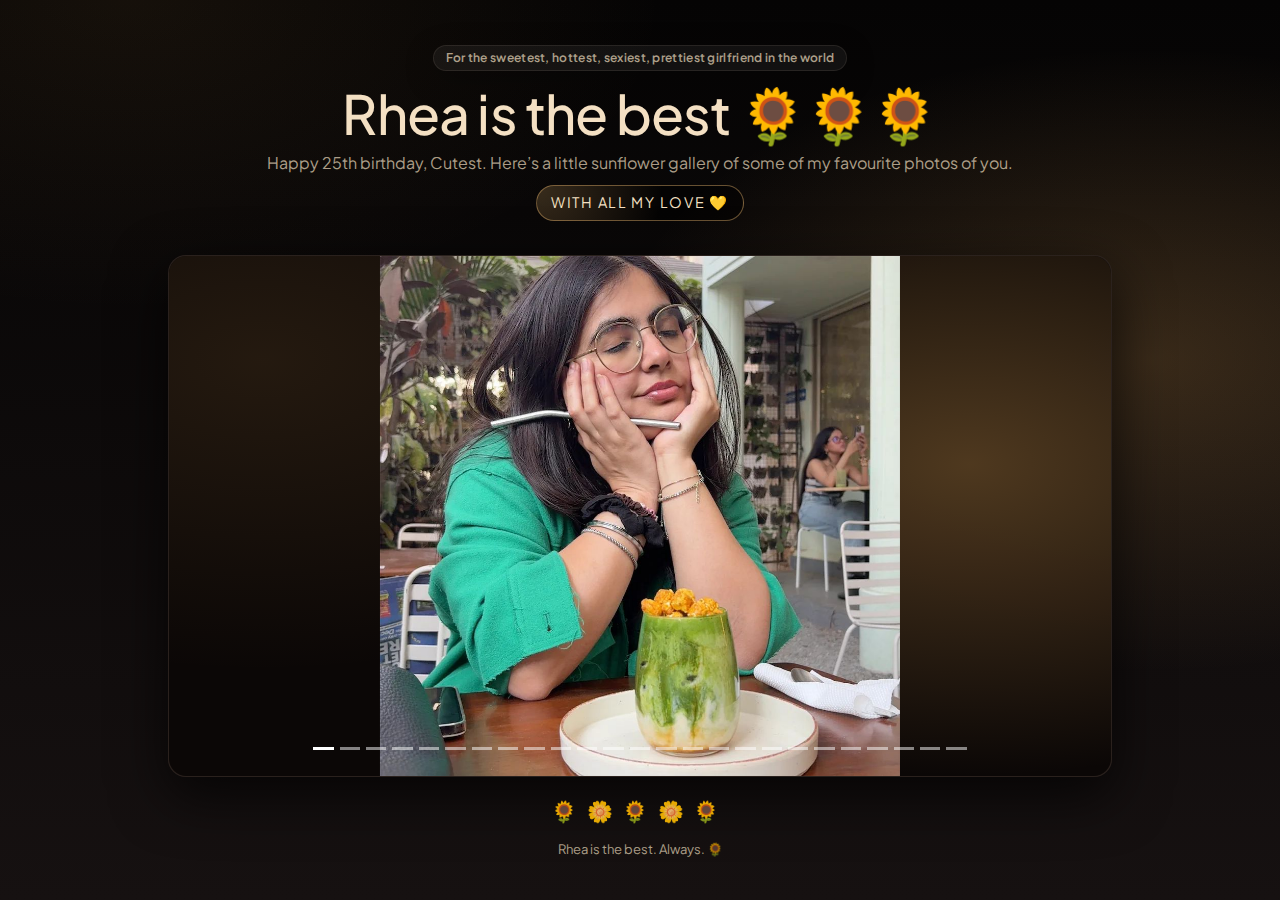
<file: index.html>
<!doctype html>
<html lang="en">
  <head>
    <meta charset="UTF-8" />
    <meta name="viewport" content="width=device-width, initial-scale=1" />
    <title>Rhea is the best 🌻🌻🌻</title>
    <meta name="description" content="Rhea is the best." />
    <link rel="preconnect" href="https://fonts.googleapis.com" />
    <link rel="preconnect" href="https://fonts.gstatic.com" crossorigin />
    <link
      href="https://fonts.googleapis.com/css2?family=Plus+Jakarta+Sans:wght@400;600;700&display=swap"
      rel="stylesheet"
    />
    <!-- Bootstrap 4 CSS -->
    <link
      rel="stylesheet"
      href="https://stackpath.bootstrapcdn.com/bootstrap/4.5.2/css/bootstrap.min.css"
    />
    <link rel="stylesheet" href="styles.css" />
  </head>
  <body>
    <main class="wrap">
      <header class="hero">
        <div class="badge" aria-hidden="true">
          For the sweetest, hottest, sexiest, prettiest girlfriend in the world
        </div>
        <h1 id="title">Rhea is the best 🌻🌻🌻</h1>
        <p class="sub">
          Happy 25th birthday, Cutest. Here’s a little sunflower gallery of some of my favourite photos of you.
        </p>
        <p class="birthday-ribbon" aria-hidden="true">
           With all my love 💛
        </p>
      </header>

      <section class="card" aria-label="Photo carousel">
        <div
          id="rheaCarousel"
          class="carousel slide"
          data-ride="carousel"
          data-interval="2500"
          data-pause="false"
        >
          <ol class="carousel-indicators"></ol>
          <div class="carousel-inner"></div>
        </div>
      </section>

      <div class="sunflower-strip" aria-hidden="true">
        <span>🌻</span><span>🌼</span><span>🌻</span><span>🌼</span><span>🌻</span>
      </div>

      <footer class="footer">
        <span>Rhea is the best. Always. 🌻</span>
      </footer>
    </main>

    <!-- Bootstrap JS bundle (jQuery + Popper + Bootstrap JS) -->
    <script src="https://code.jquery.com/jquery-3.5.1.slim.min.js"></script>
    <script src="https://cdn.jsdelivr.net/npm/popper.js@1.16.1/dist/umd/popper.min.js"></script>
    <script src="https://stackpath.bootstrapcdn.com/bootstrap/4.5.2/js/bootstrap.min.js"></script>
    <script src="script.js" defer></script>
  </body>
</html>
</file>
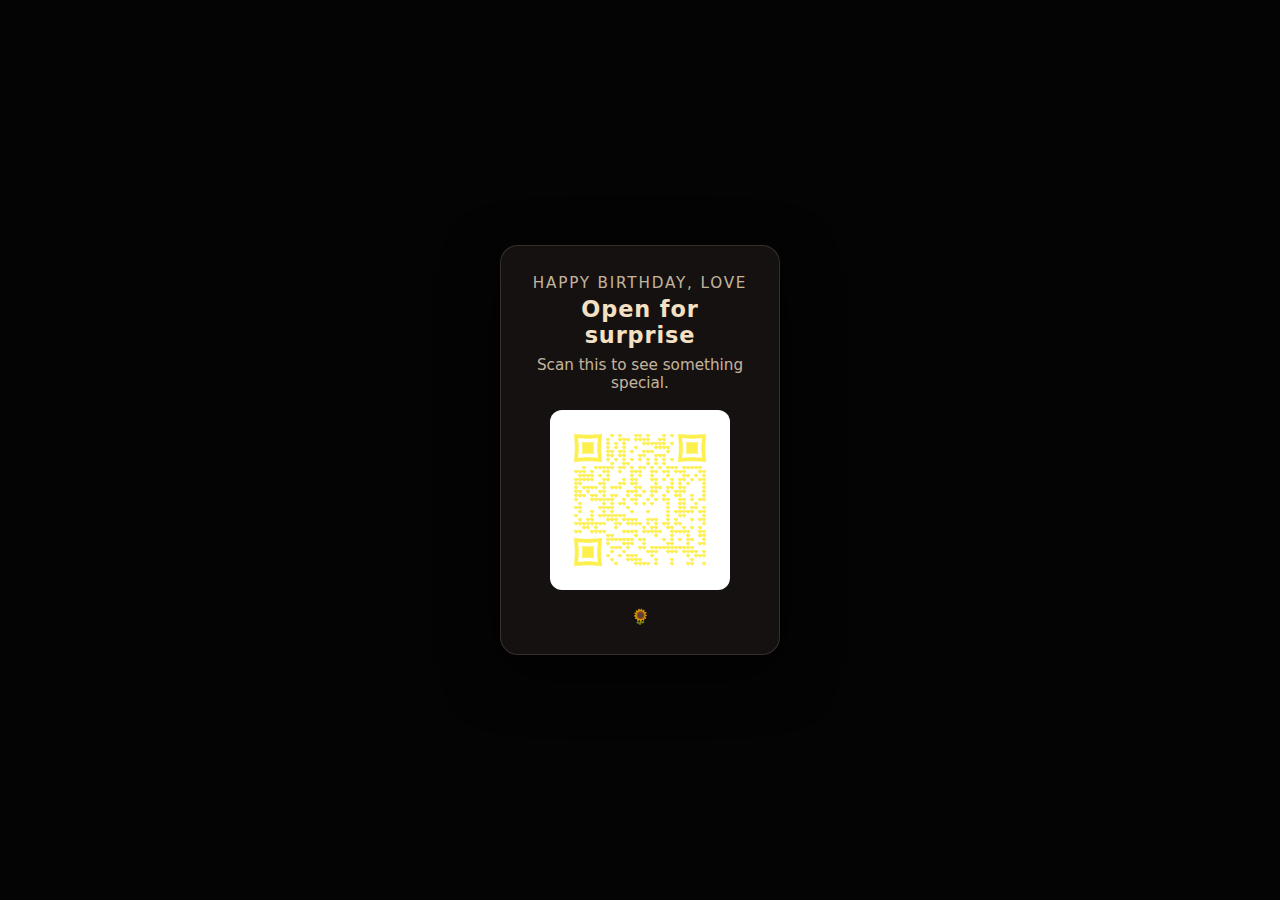
<file: card.html>
<!doctype html>
<html lang="en">
  <head>
    <meta charset="UTF-8" />
    <title>Happy Birthday, Love</title>
    <meta name="viewport" content="width=device-width, initial-scale=1" />
    <style>
      :root {
        --bg: #050404;
        --card: #161111;
        --text: #f4e0c3;
        --accent: #e1af6b;
      }
      * {
        box-sizing: border-box;
      }
      body {
        margin: 0;
        min-height: 100vh;
        display: flex;
        justify-content: center;
        align-items: center;
        background: var(--bg);
        font-family: system-ui, -apple-system, BlinkMacSystemFont, "Segoe UI", sans-serif;
        color: var(--text);
      }
      .qr-card {
        padding: 24px 28px;
        border-radius: 18px;
        background: var(--card);
        border: 1px solid rgba(244, 224, 195, 0.15);
        text-align: center;
        max-width: 280px;
        box-shadow: 0 18px 55px rgba(0, 0, 0, 0.7);
      }
      .qr-card h1 {
        margin: 0 0 8px;
        font-size: 1.4rem;
        letter-spacing: 0.04em;
      }
      .qr-card p {
        margin: 4px 0;
        font-size: 0.95rem;
        color: rgba(244, 224, 195, 0.8);
      }
      .qr-card img {
        width: 180px;
        height: 180px;
        margin: 14px 0 10px;
        border-radius: 12px;
        background: white;
        padding: 8px;
      }
      .tagline {
        font-size: 0.85rem;
        letter-spacing: 0.12em;
        text-transform: uppercase;
        color: var(--accent);
      }
      @media print {
        body {
          background: white;
        }
        .qr-card {
          box-shadow: none;
        }
      }
    </style>
  </head>
  <body>
    <div class="qr-card">
      <p class="tagline">Happy Birthday, Love </p>
      <h1>Open for surprise</h1>
      <p>Scan this to see something special.</p>
      <img
      src="assets/Untitled QR code.png"

      alt="QR code to your birthday website"
    />
      <p>🌻</p>
    </div>
  </body>
</html>
</file>
<file: styles.css>
:root {
  --bg0: #050404;
  --bg1: #161111;
  --card: rgba(22, 15, 13, 0.96);
  --stroke: rgba(255, 234, 210, 0.09);
  --text: #f4e0c3;
  --muted: rgba(244, 224, 195, 0.7);
  --accent: #e1af6b;
  --accent2: #d68445;
  --shadow: 0 18px 55px rgba(0, 0, 0, 0.7);
}

* {
  box-sizing: border-box;
}

html,
body {
  height: 100%;
}

body {
  margin: 0;
  color: var(--text);
  font-family:
    "Plus Jakarta Sans",
    ui-sans-serif,
    system-ui,
    -apple-system,
    Segoe UI,
    Roboto,
    Helvetica,
    Arial,
    "Apple Color Emoji",
    "Segoe UI Emoji";
  background:
    radial-gradient(900px 520px at 90% 40%, rgba(219, 159, 83, 0.22), transparent 60%),
    radial-gradient(900px 520px at 10% 0%, rgba(219, 159, 83, 0.08), transparent 60%),
    linear-gradient(180deg, var(--bg0), var(--bg1));
}

.wrap {
  max-width: 980px;
  margin: 0 auto;
  padding: 44px 18px 40px;
}

.hero {
  text-align: center;
  margin-bottom: 18px;
}

.badge {
  display: inline-flex;
  align-items: center;
  justify-content: center;
  padding: 6px 12px;
  border-radius: 999px;
  border: 1px solid var(--stroke);
  background: rgba(255, 255, 255, 0.05);
  box-shadow: 0 8px 30px rgba(0, 0, 0, 0.25);
  color: var(--muted);
  font-weight: 600;
  letter-spacing: 0.3px;
}

h1 {
  margin: 14px 0 10px;
  font-size: clamp(34px, 4.6vw, 54px);
  line-height: 1.04;
  letter-spacing: -0.8px;
  color: var(--text);
}

.sub {
  margin: 0;
  color: var(--muted);
}

.birthday-ribbon {
  margin-top: 10px;
  display: inline-block;
  padding: 6px 14px;
  border-radius: 999px;
  border: 1px solid rgba(225, 175, 107, 0.45);
  background: radial-gradient(circle at 0% 0%, rgba(225, 175, 107, 0.24), transparent 60%),
    rgba(0, 0, 0, 0.45);
  color: var(--text);
  font-size: 0.9rem;
  letter-spacing: 0.12em;
  text-transform: uppercase;
}

.card {
  border-radius: 18px;
  border: 1px solid var(--stroke);
  background: var(--card);
  box-shadow: var(--shadow);
  overflow: hidden;
}

/* Make the Bootstrap carousel feel like a sunflower frame */
.carousel {
  border-radius: 18px;
  overflow: hidden;
}

.carousel-inner {
  background:
    radial-gradient(900px 520px at 85% 40%, rgba(219, 159, 83, 0.32), transparent 60%),
    radial-gradient(900px 520px at 10% 20%, rgba(219, 159, 83, 0.12), transparent 60%),
    rgba(0, 0, 0, 0.45);
}

.carousel-item img {
  max-height: 520px;
  object-fit: contain;
}

.sunflower-strip {
  margin-top: 18px;
  text-align: center;
  font-size: 1.3rem;
  letter-spacing: 0.6rem;
  color: var(--accent);
  opacity: 0.9;
}

code {
  font-family:
    ui-monospace,
    SFMono-Regular,
    Menlo,
    Monaco,
    Consolas,
    "Liberation Mono",
    "Courier New",
    monospace;
  font-size: 0.95em;
  padding: 0 0.35em;
  border-radius: 8px;
  border: 1px solid var(--stroke);
  background: rgba(0, 0, 0, 0.18);
}

.controls {
  display: grid;
  grid-template-columns: 1fr auto 1fr;
  gap: 10px;
  align-items: center;
  padding: 14px;
}

.btn {
  appearance: none;
  border: 1px solid var(--stroke);
  background: rgba(255, 255, 255, 0.06);
  color: var(--text);
  padding: 11px 14px;
  border-radius: 12px;
  font-weight: 700;
  cursor: pointer;
  transition:
    transform 120ms ease,
    background 120ms ease,
    border-color 120ms ease;
}

.btn:hover {
  transform: translateY(-1px);
  border-color: rgba(255, 255, 255, 0.18);
  background: rgba(255, 255, 255, 0.08);
}

.btn:active {
  transform: translateY(0px);
}

.btn:focus-visible {
  outline: 3px solid rgba(255, 207, 51, 0.35);
  outline-offset: 2px;
}

.meta {
  display: grid;
  justify-items: center;
  gap: 8px;
}

.counter {
  font-weight: 700;
  color: var(--muted);
}

.toggle {
  display: inline-flex;
  gap: 10px;
  align-items: center;
  color: var(--muted);
  font-weight: 600;
  user-select: none;
}

.toggle input {
  width: 18px;
  height: 18px;
  accent-color: var(--accent);
}

.footer {
  margin-top: 14px;
  text-align: center;
  color: var(--muted);
  font-size: 13px;
}

@media (max-width: 520px) {
  /* No special layout needed now that controls are gone */
}
</file>
